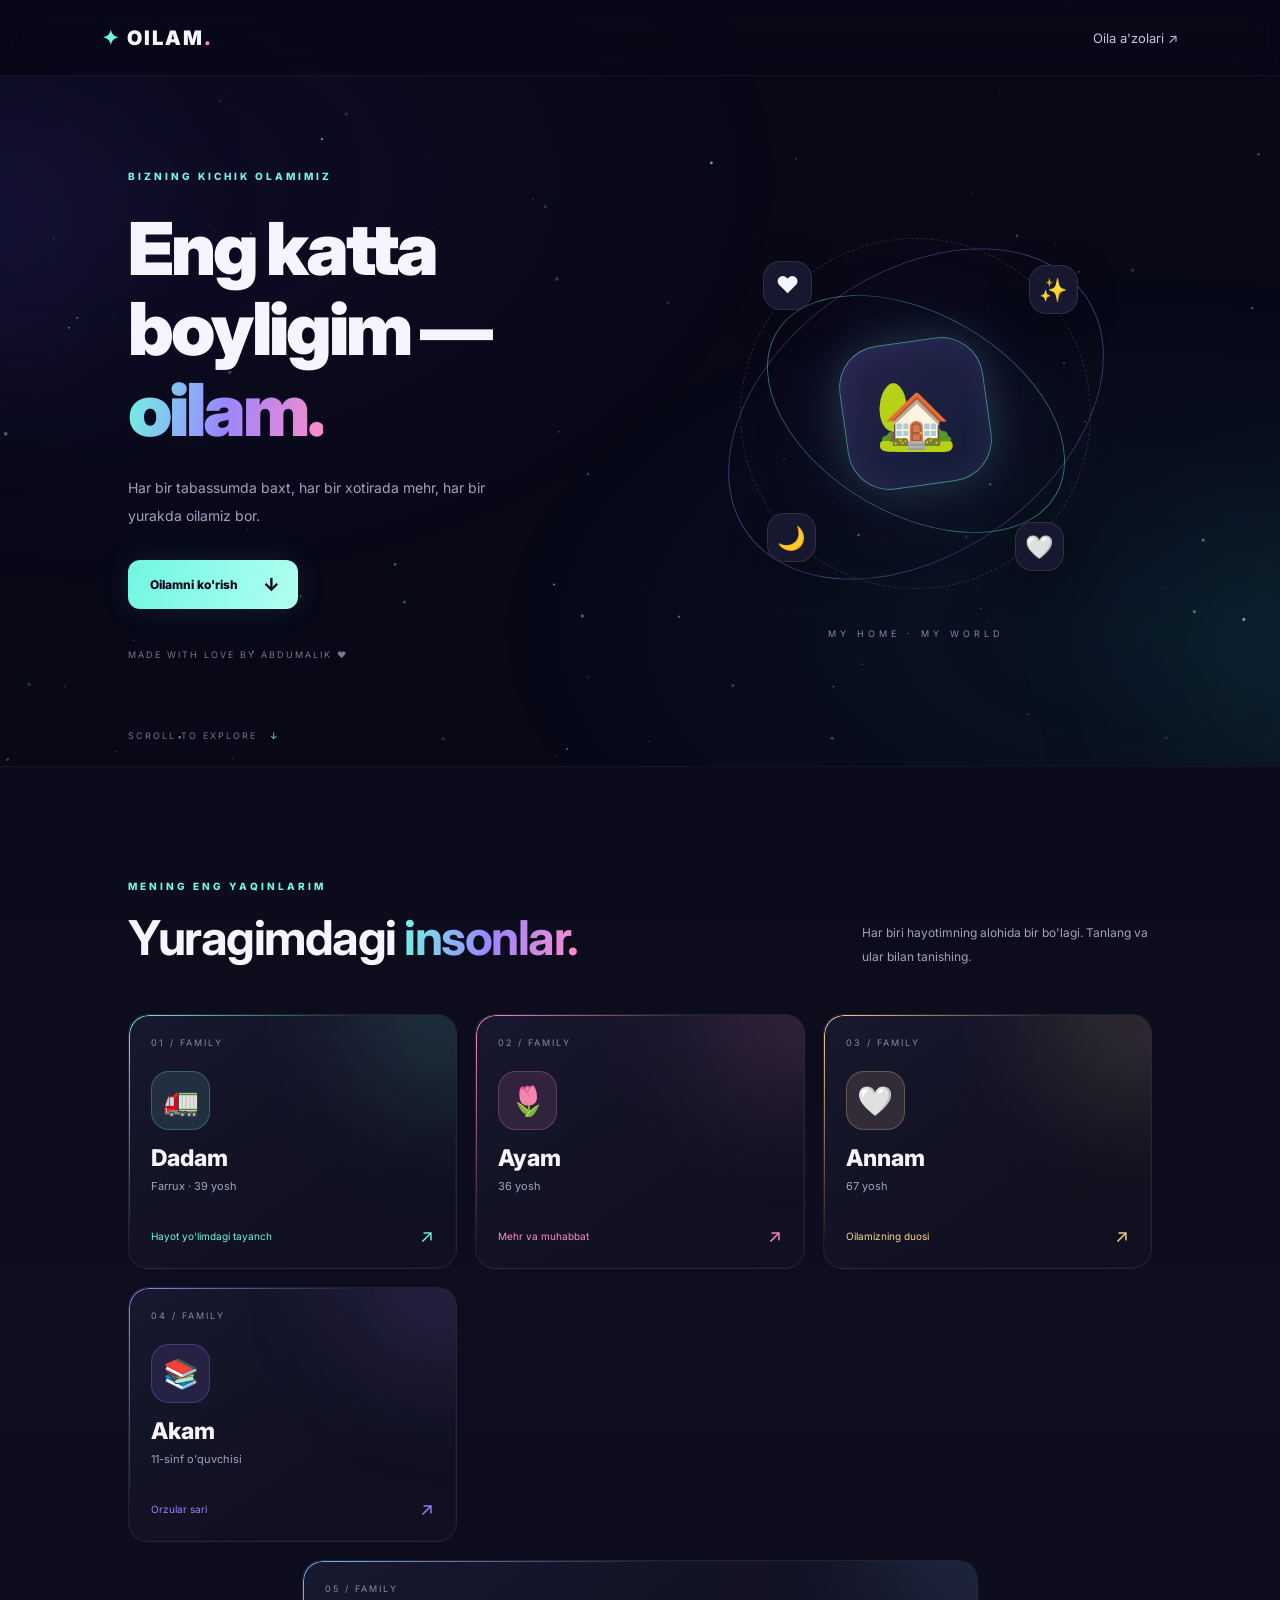
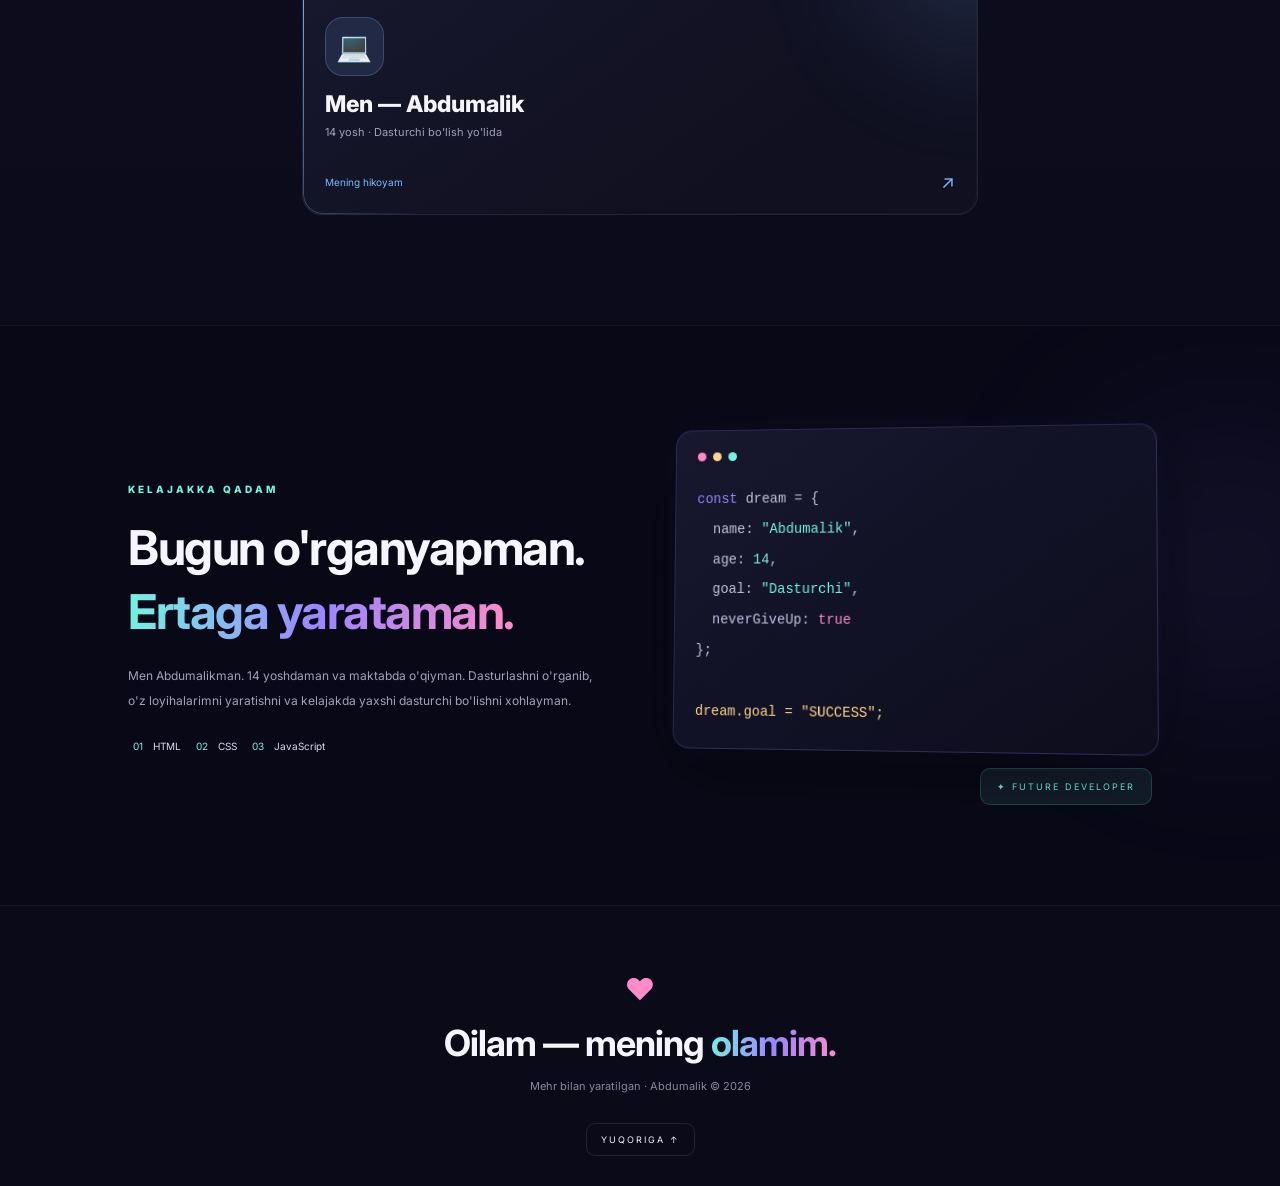
<file: index.html>
<!DOCTYPE html>
<html lang="uz">
<head>
  <meta charset="UTF-8">
  <meta name="viewport" content="width=device-width, initial-scale=1.0">
  <meta name="theme-color" content="#080817">
  <meta name="description" content="Abdumalikning oilasi haqida shaxsiy sayti.">
  <title>Bizning Oilamiz | Abdumalik</title>
  <link rel="stylesheet" href="style.css">
</head>
<body>
  <canvas id="stars"></canvas>

  <nav class="navbar">
    <a href="#" class="logo"><span>✦</span> OILAM<span class="dot">.</span></a>
    <a href="#family" class="nav-link">Oila a'zolari ↗</a>
  </nav>

  <header class="hero">
    <div class="orb orb-one"></div>
    <div class="orb orb-two"></div>
    <div class="hero-content">
      <div class="eyebrow"><span class="live-dot"></span> BIZNING KICHIK OLAMIMIZ</div>
      <h1>Eng katta<br>boyligim — <span>oilam.</span></h1>
      <p class="hero-text">Har bir tabassumda baxt, har bir xotirada mehr, har bir yurakda oilamiz bor.</p>
      <a class="hero-button" href="#family"><span>Oilamni ko'rish</span><span class="arrow">↓</span></a>
      <div class="hero-note">MADE WITH LOVE BY ABDUMALIK ♥</div>
    </div>
    <div class="hero-art" aria-hidden="true">
      <div class="orbit orbit-a"></div><div class="orbit orbit-b"></div><div class="orbit orbit-c"></div>
      <div class="core"><span>🏡</span></div>
      <span class="float-icon icon-a">❤️</span><span class="float-icon icon-b">✨</span>
      <span class="float-icon icon-c">🌙</span><span class="float-icon icon-d">🤍</span>
      <div class="art-caption">MY HOME · MY WORLD</div>
    </div>
    <div class="scroll-hint">SCROLL TO EXPLORE <span>↓</span></div>
  </header>

  <main>
    <section class="family-section" id="family">
      <div class="section-top">
        <div><p class="eyebrow">MENING ENG YAQINLARIM</p><h2>Yuragimdagi <span>insonlar.</span></h2></div>
        <p class="section-desc">Har biri hayotimning alohida bir bo'lagi. Tanlang va ular bilan tanishing.</p>
      </div>

      <div class="family-grid">
        <button class="person-card dad" data-person="dad">
          <span class="card-number">01 / FAMILY</span><span class="person-icon">🚛</span>
          <span class="card-name">Dadam</span><span class="card-subtitle">Farrux · 39 yosh</span>
          <span class="card-bottom">Hayot yo'limdagi tayanch <span>↗</span></span>
        </button>
        <button class="person-card mom" data-person="mom">
          <span class="card-number">02 / FAMILY</span><span class="person-icon">🌷</span>
          <span class="card-name">Ayam</span><span class="card-subtitle">36 yosh</span>
          <span class="card-bottom">Mehr va muhabbat <span>↗</span></span>
        </button>
        <button class="person-card grandma" data-person="grandma">
          <span class="card-number">03 / FAMILY</span><span class="person-icon">🤍</span>
          <span class="card-name">Annam</span><span class="card-subtitle">67 yosh</span>
          <span class="card-bottom">Oilamizning duosi <span>↗</span></span>
        </button>
        <button class="person-card brother" data-person="brother">
          <span class="card-number">04 / FAMILY</span><span class="person-icon">📚</span>
          <span class="card-name">Akam</span><span class="card-subtitle">11-sinf o'quvchisi</span>
          <span class="card-bottom">Orzular sari <span>↗</span></span>
        </button>
        <button class="person-card me" data-person="me">
          <span class="card-number">05 / FAMILY</span><span class="person-icon">💻</span>
          <span class="card-name">Men — Abdumalik</span><span class="card-subtitle">14 yosh · Dasturchi bo'lish yo'lida</span>
          <span class="card-bottom">Mening hikoyam <span>↗</span></span>
        </button>
      </div>

      <div class="profile" id="profile" hidden>
        <button class="profile-close" id="closeProfile" aria-label="Yopish">✕</button>
        <div class="profile-visual"><div class="profile-glow"></div><span id="profileEmoji">❤️</span><small>FOREVER FAMILY</small></div>
        <div class="profile-info"><p class="eyebrow">MENING OILAM</p><h3 id="profileName">Oilam a'zosi</h3><p id="profileDescription"></p><div class="profile-tag">♥ BIZ BIR OILAMIZ</div></div>
      </div>
    </section>

    <section class="dream-section">
      <div class="dream-orb"></div>
      <div class="dream-content">
        <p class="eyebrow">KELAJAKKA QADAM</p>
        <h2>Bugun o'rganyapman.<br><span>Ertaga yarataman.</span></h2>
        <p>Men Abdumalikman. 14 yoshdaman va maktabda o'qiyman. Dasturlashni o'rganib, o'z loyihalarimni yaratishni va kelajakda yaxshi dasturchi bo'lishni xohlayman.</p>
        <div class="code-pill"><span>01</span> HTML <span>02</span> CSS <span>03</span> JavaScript</div>
      </div>
      <div class="code-art" aria-hidden="true">
        <div class="code-window"><div class="window-dots"><i></i><i></i><i></i></div>
<pre><span>const</span> dream = {
  name: <b>"Abdumalik"</b>,
  age: <b>14</b>,
  goal: <b>"Dasturchi"</b>,
  neverGiveUp: <em>true</em>
};

<span class="code-last">dream.goal = "SUCCESS";</span></pre></div>
        <div class="code-badge">✦ FUTURE DEVELOPER</div>
      </div>
    </section>
  </main>

  <footer><div class="footer-heart">♥</div><h2>Oilam — mening <span>olamim.</span></h2><p>Mehr bilan yaratilgan · Abdumalik © 2026</p><a href="#" class="back-top">YUQORIGA ↑</a></footer>
  <script src="script.js"></script>
</body>
</html>
</file>
<file: style.css>
@import url('https://fonts.googleapis.com/css2?family=Inter:wght@400;500;600;700;800;900&display=swap');

:root{--bg:#080817;--panel:#111126;--white:#f6f5ff;--muted:#a2a1bd;--cyan:#71f6e2;--purple:#9b85ff;--pink:#ff8cc9}
*{margin:0;padding:0;box-sizing:border-box}
html{scroll-behavior:smooth;scroll-padding-top:90px}
body{background:var(--bg);color:var(--white);font-family:Inter,Arial,sans-serif;overflow-x:hidden}
body::before{content:"";position:fixed;inset:0;pointer-events:none;z-index:-1;background:radial-gradient(ellipse at 10% 20%,#29205b33,transparent 40%),radial-gradient(ellipse at 90% 70%,#114b5530,transparent 40%)}
button,a{-webkit-tap-highlight-color:transparent}a{color:inherit;text-decoration:none}button{font:inherit}
#stars{position:fixed;inset:0;width:100%;height:100%;z-index:-1;pointer-events:none}
.navbar{height:76px;padding:0 8%;display:flex;align-items:center;justify-content:space-between;border-bottom:1px solid #ffffff0d;background:#080817b8;backdrop-filter:blur(18px);position:relative;z-index:10}
.logo{font-size:20px;font-weight:900;letter-spacing:2px}.logo>span:first-child{color:var(--cyan)}.logo .dot{color:var(--pink)}
.nav-link{color:#c6c4df;font-size:13px;transition:color .3s}.nav-link:hover{color:var(--cyan)}
.hero{min-height:690px;padding:85px 10% 100px;display:grid;grid-template-columns:1.05fr .95fr;align-items:center;gap:30px;position:relative;overflow:hidden}
.hero-content{position:relative;z-index:2;animation:slideUp .9s ease both}
.eyebrow{color:var(--cyan);font-size:10px;font-weight:800;letter-spacing:3px;line-height:1.8}
.hero h1{font-size:clamp(43px,5.7vw,77px);font-weight:900;line-height:1.1;letter-spacing:-3px;margin:24px 0}
.hero h1>span,.section-top h2 span,.dream-content h2 span,footer h2 span{background:linear-gradient(100deg,var(--cyan),var(--purple),var(--pink));-webkit-background-clip:text;background-clip:text;color:transparent}
.hero-text{max-width:410px;font-size:14px;line-height:2;color:var(--muted)}
.hero-button{margin-top:30px;display:inline-flex;align-items:center;gap:25px;padding:14px 18px 14px 22px;color:#080817;background:linear-gradient(110deg,var(--cyan),#b1fff1);font-size:12px;font-weight:800;border-radius:12px;transition:.35s;box-shadow:0 0 30px #71f6e21a}
.hero-button:hover{transform:translateY(-4px);box-shadow:0 10px 40px #71f6e24a}.arrow{font-size:18px}
.hero-note{margin-top:40px;font-size:9px;letter-spacing:2px;color:#777791}
.hero-art{aspect-ratio:1;width:100%;max-width:450px;justify-self:center;position:relative;display:grid;place-items:center;animation:float 6s ease-in-out infinite}
.core{width:145px;height:145px;display:grid;place-items:center;font-size:66px;border-radius:42px;background:linear-gradient(145deg,#25234b,#121d35);border:1px solid #71f6e27a;box-shadow:0 0 40px #71f6e226,0 0 100px #9b85ff26,inset 0 0 30px #9b85ff1b;transform:rotate(-8deg)}
.core span{transform:rotate(8deg)}.orbit{position:absolute;border:1px solid #8e8cce30;border-radius:50%}
.orbit-a{width:72%;height:72%;transform:rotate(30deg) scaleY(.62);border-color:#71f6e270;animation:spin 18s linear infinite}
.orbit-b{width:92%;height:92%;transform:rotate(-35deg) scaleY(.68);border-color:#9b85ff66;animation:spin 24s linear infinite reverse}
.orbit-c{width:78%;height:78%;border-style:dashed;border-color:#ff8cc933;animation:spin 45s linear infinite}
.float-icon{position:absolute;width:49px;height:49px;display:grid;place-items:center;border-radius:17px;background:#17172f;border:1px solid #ffffff1a;box-shadow:0 10px 40px #0005;font-size:23px}
.icon-a{top:16%;left:16%}.icon-b{top:17%;right:14%}.icon-c{bottom:17%;left:17%}.icon-d{bottom:15%;right:17%}
.art-caption{position:absolute;bottom:0;font-size:9px;letter-spacing:4px;color:#8585a9}
.orb{position:absolute;width:230px;height:230px;border-radius:50%;filter:blur(90px);pointer-events:none}
.orb-one{top:5%;left:-130px;background:#6650ff20}.orb-two{right:-130px;bottom:0;background:#36e6d51c}
.scroll-hint{position:absolute;bottom:25px;left:10%;color:#75758e;font-size:9px;letter-spacing:2px}.scroll-hint span{color:var(--cyan);margin-left:8px}
.family-section{padding:110px 10%;background:linear-gradient(180deg,#0b0b1b,#0e0e20 50%,#0b0b1b);border-top:1px solid #ffffff0a;border-bottom:1px solid #ffffff0a}
.section-top{display:flex;align-items:end;justify-content:space-between;gap:30px;margin-bottom:45px}
.section-top h2{font-size:clamp(30px,4vw,48px);line-height:1.3;letter-spacing:-1.5px;margin-top:12px}
.section-desc{max-width:290px;color:var(--muted);font-size:12px;line-height:2}
.family-grid{display:grid;grid-template-columns:repeat(6,minmax(0,1fr));gap:18px}
.person-card{--accent:var(--cyan);grid-column:span 2;min-width:0;min-height:255px;padding:22px;display:flex;flex-direction:column;align-items:flex-start;text-align:left;position:relative;overflow:hidden;isolation:isolate;border:1px solid #ffffff12;border-radius:20px;background:linear-gradient(145deg,#18182e,#101020 70%);color:var(--white);cursor:pointer;transition:transform .4s,border-color .4s,box-shadow .4s}
.person-card::before{content:"";position:absolute;z-index:-1;width:190px;height:190px;top:-100px;right:-90px;border-radius:50%;background:var(--accent);filter:blur(65px);opacity:.17;transition:opacity .4s,transform .5s}
.person-card::after{content:"";position:absolute;inset:0;border-radius:inherit;padding:1px;background:linear-gradient(135deg,var(--accent),transparent 40%,#ffffff09);-webkit-mask:linear-gradient(#fff 0 0) content-box,linear-gradient(#fff 0 0);-webkit-mask-composite:xor;mask-composite:exclude;pointer-events:none}
.person-card:hover{transform:translateY(-8px) scale(1.015);border-color:color-mix(in srgb,var(--accent) 55%,transparent);box-shadow:0 20px 50px #0004,0 0 30px color-mix(in srgb,var(--accent) 10%,transparent)}
.person-card:hover::before{opacity:.4;transform:scale(1.4)}
.dad{--accent:#71f6e2}.mom{--accent:#ff8cc9}.grandma{--accent:#ffd68b}.brother{--accent:#9b85ff}.me{--accent:#78baff;grid-column:2/span 4}
.card-number{font-size:9px;letter-spacing:2px;color:#8989a7}
.person-icon{width:59px;height:59px;margin:23px 0 14px;display:grid;place-items:center;border-radius:18px;font-size:29px;background:color-mix(in srgb,var(--accent) 12%,#15152b);border:1px solid color-mix(in srgb,var(--accent) 25%,transparent);transition:transform .4s}
.person-card:hover .person-icon{transform:rotate(-8deg) scale(1.1)}
.card-name{font-size:23px;font-weight:800;overflow-wrap:anywhere}.card-subtitle{margin-top:5px;color:var(--muted);font-size:11px;line-height:1.8}
.card-bottom{width:100%;margin-top:auto;padding-top:23px;display:flex;align-items:center;justify-content:space-between;color:var(--accent);font-size:10px}
.card-bottom span{font-size:18px;transition:transform .3s}.person-card:hover .card-bottom span{transform:translate(3px,-3px)}
.profile{--accent:var(--cyan);display:grid;grid-template-columns:.8fr 1.2fr;gap:30px;margin-top:35px;padding:30px;position:relative;overflow:hidden;border:1px solid #ffffff1b;border-radius:25px;background:linear-gradient(120deg,#181832,#101022);animation:profileIn .5s ease both}
.profile[hidden]{display:none}
.profile-close{position:absolute;top:16px;right:18px;width:35px;height:35px;border:1px solid #ffffff20;border-radius:50%;background:#ffffff08;color:white;cursor:pointer;transition:.3s}
.profile-close:hover{background:#ffffff20;transform:rotate(90deg)}
.profile-visual{min-height:230px;display:flex;flex-direction:column;align-items:center;justify-content:center;gap:20px;position:relative;border-radius:18px;background:#0b0b1c;overflow:hidden}
.profile-glow{position:absolute;width:130px;height:130px;border-radius:50%;background:var(--accent);opacity:.2;filter:blur(45px)}
.profile-visual>span{position:relative;font-size:76px;animation:float 3s ease-in-out infinite}
.profile-visual small{color:var(--accent);font-size:9px;letter-spacing:3px}
.profile-info{align-self:center;padding:15px 20px 15px 0}.profile-info h3{font-size:clamp(25px,4vw,37px);margin:10px 0 16px;overflow-wrap:anywhere}
.profile-info>p:not(.eyebrow){color:#c1c0d6;font-size:13px;line-height:2.1;white-space:pre-line}
.profile-tag{display:inline-block;margin-top:20px;padding:9px 12px;border:1px solid color-mix(in srgb,var(--accent) 40%,transparent);border-radius:8px;color:var(--accent);font-size:9px;letter-spacing:1.5px}
.dream-section{min-height:480px;padding:100px 10%;display:grid;grid-template-columns:1fr 1fr;align-items:center;gap:55px;position:relative;overflow:hidden}
.dream-content,.code-art{position:relative;z-index:1}.dream-content h2{font-size:clamp(31px,4vw,48px);line-height:1.35;letter-spacing:-1.5px;margin:18px 0}
.dream-content>p:not(.eyebrow){max-width:470px;color:var(--muted);font-size:12px;line-height:2.1}
.code-pill{display:flex;flex-wrap:wrap;align-items:center;gap:10px;margin-top:26px;color:#deddf4;font-size:10px}.code-pill span{color:var(--cyan);margin-left:5px}
.code-window{padding:22px;border-radius:17px;border:1px solid #9b85ff35;background:linear-gradient(145deg,#17172f,#0d0d1d);box-shadow:0 25px 70px #0005,0 0 35px #9b85ff0c;transform:perspective(900px) rotateY(-5deg) rotateX(2deg);transition:transform .4s}
.code-window:hover{transform:perspective(900px) rotateY(0) rotateX(0) translateY(-5px)}
.window-dots{display:flex;gap:7px;margin-bottom:24px}.window-dots i{width:9px;height:9px;border-radius:50%;background:#ff8cc9}.window-dots i:nth-child(2){background:#ffd68b}.window-dots i:nth-child(3){background:#71f6e2}
.code-window pre{overflow-x:auto;color:#c3c4e2;font-family:Consolas,monospace;font-size:clamp(10px,1.2vw,14px);line-height:2.2}
.code-window pre span{color:#9b85ff}.code-window pre b{color:#71f6e2;font-weight:500}.code-window pre em{color:#ff8cc9;font-style:normal}.code-window pre .code-last{color:#ffd68b}
.code-badge{display:table;margin:16px 0 0 auto;padding:12px 16px;color:var(--cyan);background:#121c2a;border:1px solid #71f6e230;border-radius:10px;font-size:9px;letter-spacing:2px}
.dream-orb{position:absolute;right:-100px;top:15%;width:300px;height:300px;border-radius:50%;background:#9b85ff14;filter:blur(90px)}
footer{position:relative;padding:65px 20px 30px;text-align:center;background:#0a0a18;border-top:1px solid #ffffff0d}
.footer-heart{font-size:30px;color:var(--pink);animation:beat 1.5s ease-in-out infinite}
footer h2{margin:14px 0;font-size:clamp(24px,4vw,36px);letter-spacing:-1px}footer p{color:#8585a2;font-size:11px}
.back-top{display:inline-block;margin-top:30px;padding:10px 14px;border:1px solid #ffffff1b;border-radius:9px;font-size:9px;letter-spacing:2px;transition:.3s}
.back-top:hover{border-color:var(--cyan);color:var(--cyan)}
@keyframes slideUp{from{opacity:0;transform:translateY(25px)}to{opacity:1;transform:translateY(0)}}
@keyframes profileIn{from{opacity:0;transform:translateY(15px) scale(.985)}to{opacity:1;transform:translateY(0) scale(1)}}
@keyframes float{0%,100%{transform:translateY(0)}50%{transform:translateY(-12px)}}
@keyframes spin{to{rotate:360deg}}
@keyframes beat{0%,100%{transform:scale(1)}50%{transform:scale(1.15)}}
@media(min-width:1500px){.hero,.family-section,.dream-section{padding-left:max(10%,calc((100% - 1200px)/2));padding-right:max(10%,calc((100% - 1200px)/2))}}
@media(max-width:850px){
.hero{grid-template-columns:1fr;text-align:center;padding:70px 7% 85px;gap:35px}.hero-text{margin-inline:auto}.hero-art{max-width:350px}.hero-note{margin-top:25px}.scroll-hint{left:7%}
.family-section,.dream-section{padding:75px 7%}.section-top{align-items:flex-start;flex-direction:column;gap:12px}
.family-grid{grid-template-columns:repeat(2,minmax(0,1fr))}.person-card{grid-column:auto}.me{grid-column:1/-1}
.dream-section{grid-template-columns:1fr;gap:40px}.code-window{transform:none}.profile{gap:20px}
}
@media(max-width:520px){
.navbar{height:65px;padding:0 5%}.logo{font-size:17px}.nav-link{font-size:11px}
.hero{min-height:auto;padding:65px 6% 75px}.hero h1{letter-spacing:-2px;font-size:clamp(39px,11vw,55px)}
.hero-art{max-width:290px}.core{width:115px;height:115px;font-size:54px}.float-icon{width:40px;height:40px;font-size:19px}.art-caption{letter-spacing:2px;font-size:8px}
.family-section,.dream-section{padding:65px 5%}.family-grid{gap:11px}
.person-card{min-height:225px;padding:15px;border-radius:16px}.card-number{font-size:8px;letter-spacing:1px}
.person-icon{width:48px;height:48px;font-size:24px;margin:20px 0 12px}.card-name{font-size:19px}.card-subtitle{font-size:10px}.card-bottom{font-size:9px;padding-top:17px}
.profile{grid-template-columns:1fr;padding:17px}.profile-visual{min-height:180px}.profile-info{padding:5px}.profile-info h3{font-size:27px}
.dream-content h2{letter-spacing:-1px}.code-window{padding:17px 13px}.code-window pre{font-size:11px}
footer{padding-top:50px}
}
@media(prefers-reduced-motion:reduce){*,*::before,*::after{animation-duration:.01ms!important;animation-iteration-count:1!important;scroll-behavior:auto!important;transition-duration:.01ms!important}}
</file>
